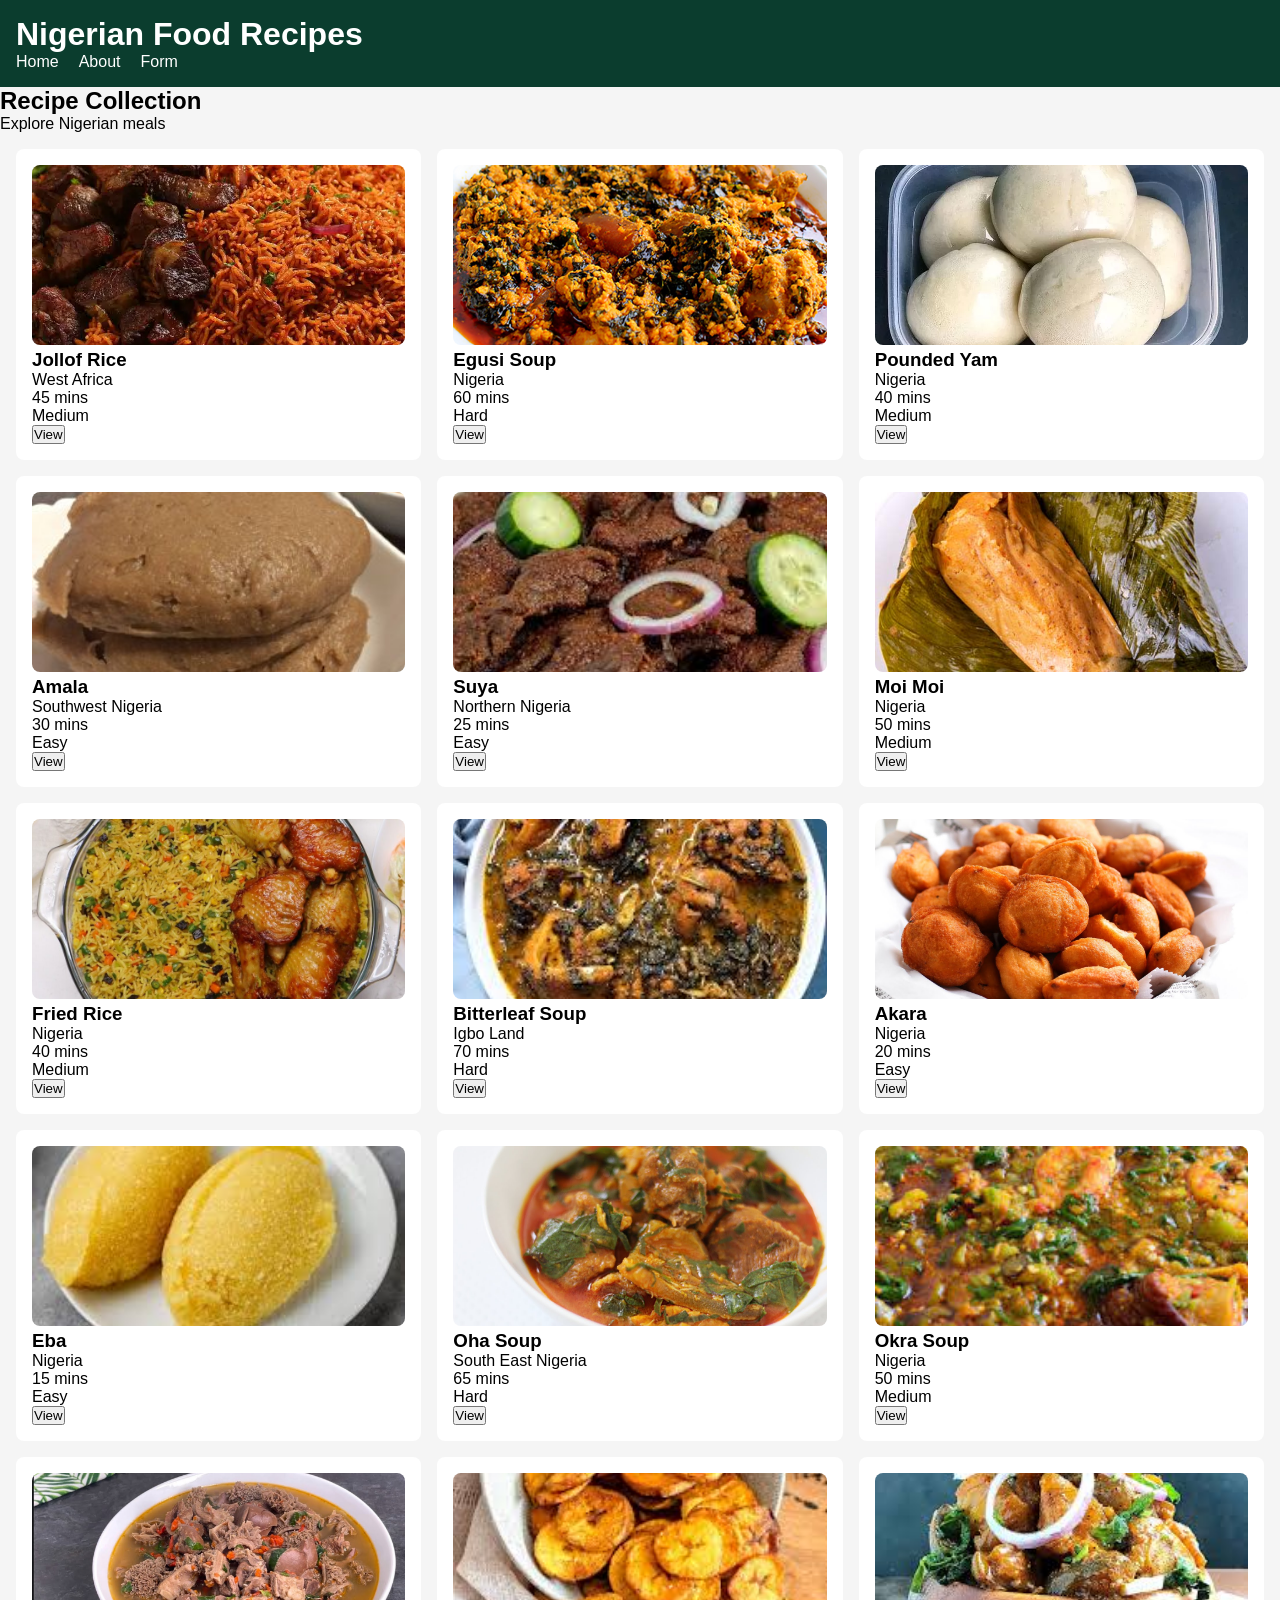
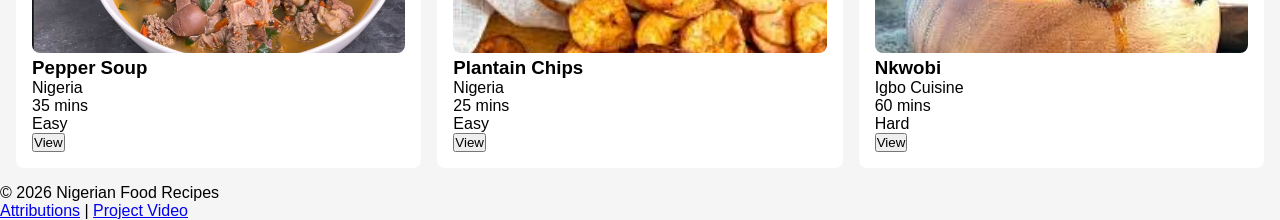
<file: finalproject/index.html>
<!DOCTYPE html>
<html lang="en">
<head>
  <meta charset="UTF-8">
  <meta name="viewport" content="width=device-width, initial-scale=1.0">

  <title>Nigerian Food Recipes</title>

  <meta name="description" content="Nigerian food recipes project using HTML, CSS, JS">
  <meta name="author" content="Your Name">
  
  <link rel="icon" href="images/favicon.png">
  <link rel="stylesheet" href="css/style.css">
</head>

<body>

<header>
  <h1>Nigerian Food Recipes</h1>

  <nav>
    <button id="menu">☰</button>

    <ul id="navLinks">
      <li><a href="index.html">Home</a></li>
      <li><a href="about.html">About</a></li>
      <li><a href="form.html">Form</a></li>
    </ul>
  </nav>
</header>

<main>
  <section>
    <h2>Recipe Collection</h2>
    <p>Explore Nigerian meals</p>
  </section>

  <section id="recipeContainer"></section>
</main>

<footer>
  <p>&copy; 2026 Nigerian Food Recipes</p>

  <a href="attributions.html">Attributions</a> |
  <a href="https://youtu.be/Vgx56t9bpKs?si=AY7onv4qZm21_USI" target="_blank">
    Project Video
  </a>
</footer>

<script type="module" src="js/main.js"></script>

</body>
</html>
</file>
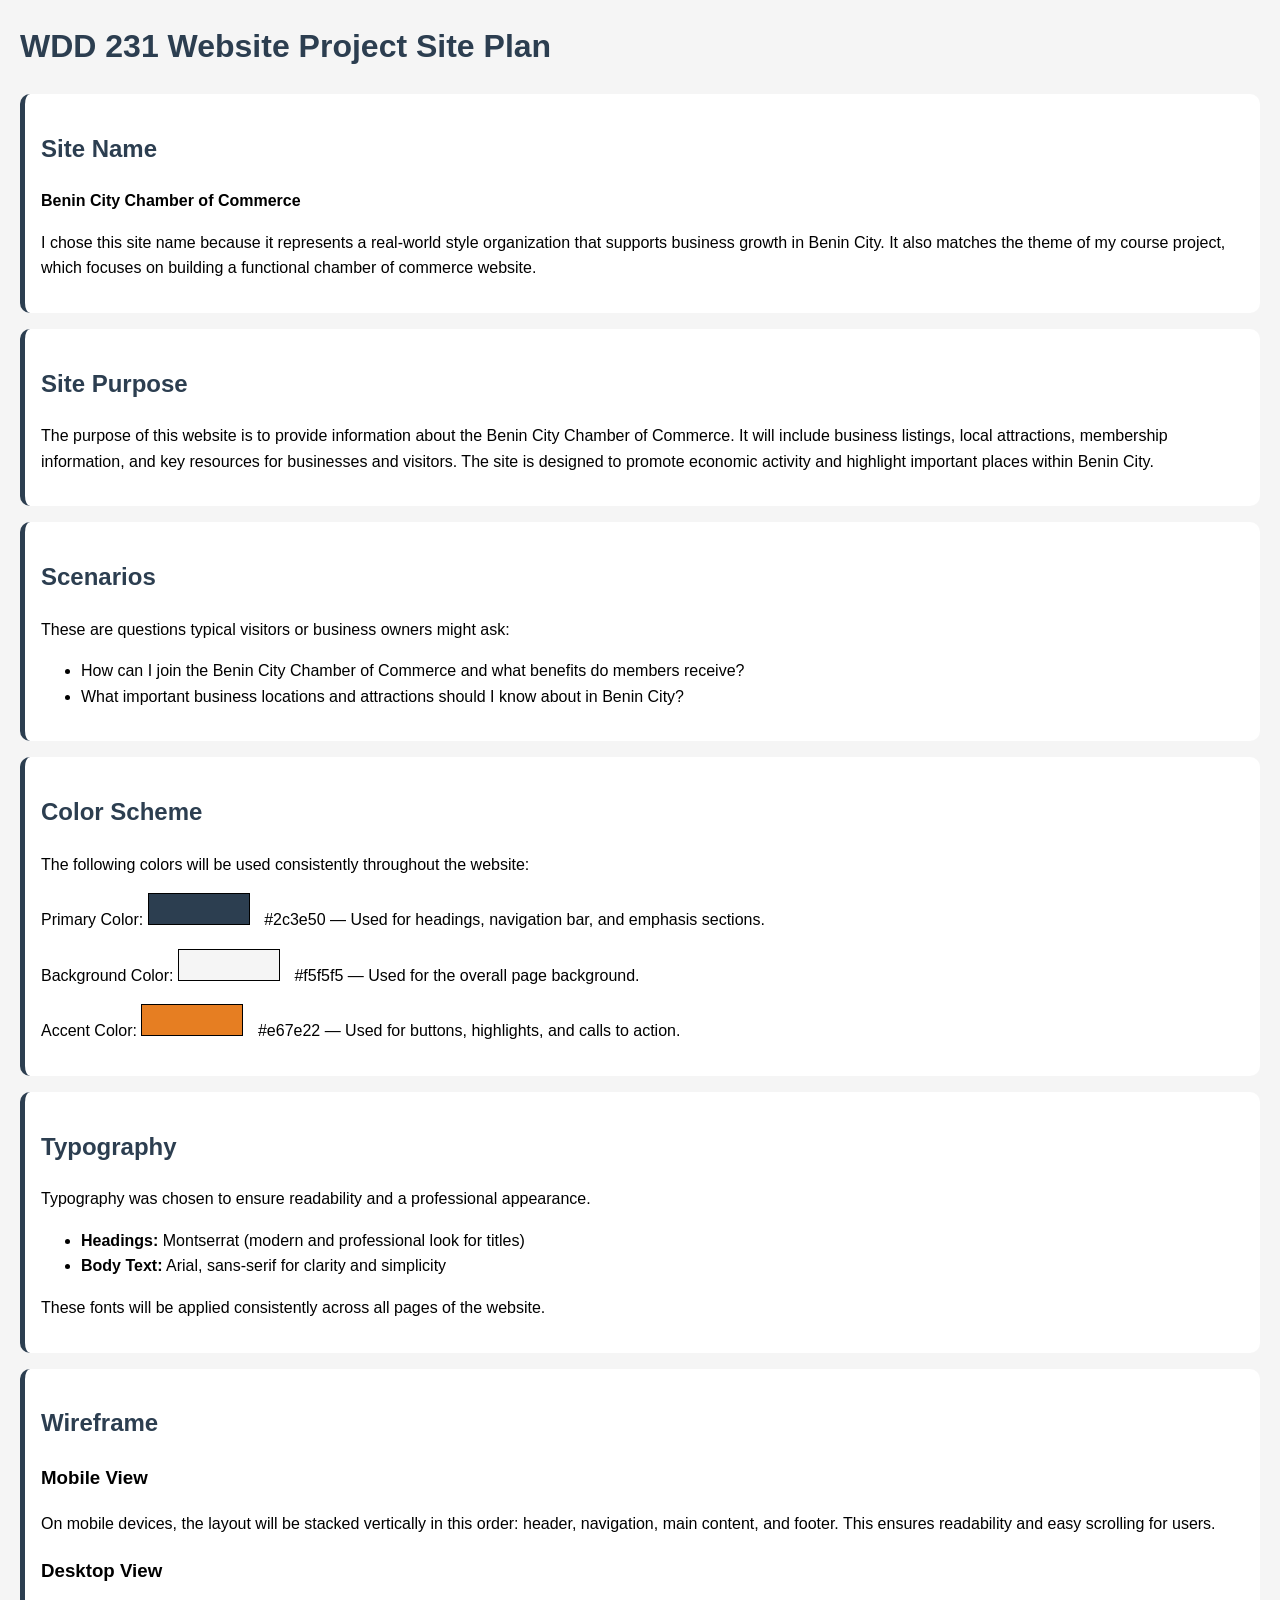
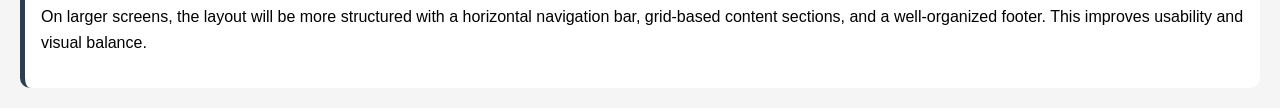
<file: chamber/site-plan.html>
<!DOCTYPE html>
<html lang="en">
<head>
<meta charset="UTF-8">
<meta name="viewport" content="width=device-width, initial-scale=1.0">

<title>WDD 231 Site Plan - Benin City Chamber</title>

<style>
body {
    font-family: Arial, sans-serif;
    margin: 20px;
    line-height: 1.6;
    background: #f5f5f5;
    color: #000;
}

h1, h2 {
    color: #2c3e50;
}

section {
    background: white;
    padding: 1rem;
    margin-bottom: 1rem;
    border-radius: 10px;
    border-left: 5px solid #2c3e50;
}

.color-box {
    display: inline-block;
    width: 100px;
    height: 30px;
    border: 1px solid #000;
    margin-right: 10px;
}
</style>

</head>

<body>

<h1>WDD 231 Website Project Site Plan</h1>

<section>
<h2>Site Name</h2>
<p><strong>Benin City Chamber of Commerce</strong></p>

<p>
I chose this site name because it represents a real-world style organization that supports business growth in Benin City. It also matches the theme of my course project, which focuses on building a functional chamber of commerce website.
</p>
</section>

<section>
<h2>Site Purpose</h2>
<p>
The purpose of this website is to provide information about the Benin City Chamber of Commerce. It will include business listings, local attractions, membership information, and key resources for businesses and visitors. The site is designed to promote economic activity and highlight important places within Benin City.
</p>
</section>

<section>
<h2>Scenarios</h2>

<p>These are questions typical visitors or business owners might ask:</p>

<ul>
<li>How can I join the Benin City Chamber of Commerce and what benefits do members receive?</li>
<li>What important business locations and attractions should I know about in Benin City?</li>
</ul>
</section>

<section>
<h2>Color Scheme</h2>

<p>The following colors will be used consistently throughout the website:</p>

<p>
Primary Color:
<span class="color-box" style="background:#2c3e50;"></span>
#2c3e50 — Used for headings, navigation bar, and emphasis sections.
</p>

<p>
Background Color:
<span class="color-box" style="background:#f5f5f5;"></span>
#f5f5f5 — Used for the overall page background.
</p>

<p>
Accent Color:
<span class="color-box" style="background:#e67e22;"></span>
#e67e22 — Used for buttons, highlights, and calls to action.
</p>
</section>

<section>
<h2>Typography</h2>

<p>
Typography was chosen to ensure readability and a professional appearance.
</p>

<ul>
<li><strong>Headings:</strong> Montserrat (modern and professional look for titles)</li>
<li><strong>Body Text:</strong> Arial, sans-serif for clarity and simplicity</li>
</ul>

<p>
These fonts will be applied consistently across all pages of the website.
</p>
</section>

<section>
<h2>Wireframe</h2>

<h3>Mobile View</h3>
<p>
On mobile devices, the layout will be stacked vertically in this order: header, navigation, main content, and footer. This ensures readability and easy scrolling for users.
</p>

<h3>Desktop View</h3>
<p>
On larger screens, the layout will be more structured with a horizontal navigation bar, grid-based content sections, and a well-organized footer. This improves usability and visual balance.
</p>

</section>

</body>
</html>
</file>
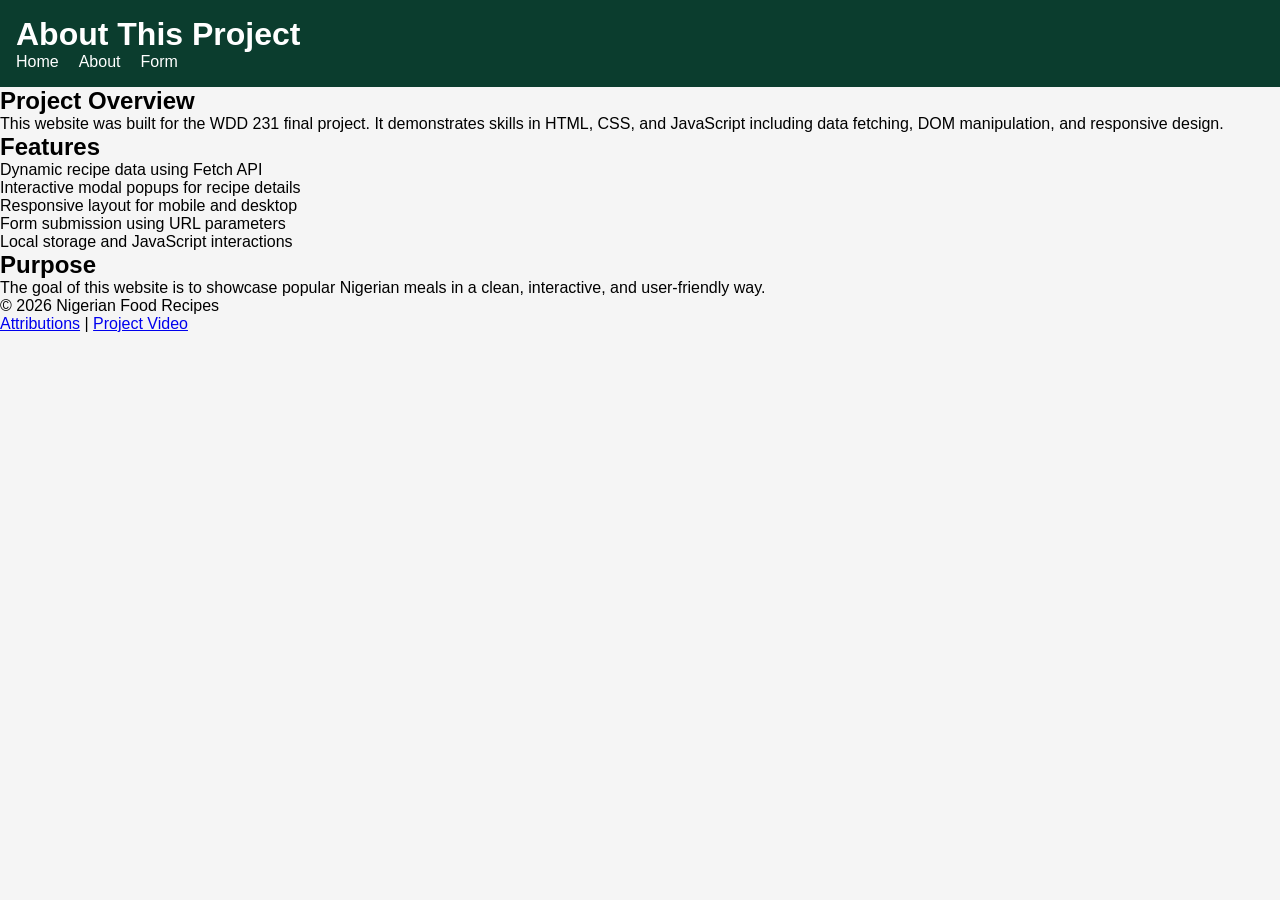
<file: finalproject/about.html>
<!DOCTYPE html>
<html lang="en">
<head>
  <meta charset="UTF-8">
  <meta name="viewport" content="width=device-width, initial-scale=1.0">

  <title>About - Nigerian Food Recipes</title>
  <meta name="description" content="About this Nigerian food recipes project">
  <meta name="author" content="Your Name">

  <link rel="icon" href="images/favicon.png">
  <link rel="stylesheet" href="css/style.css">
</head>

<body>

<header>
  <h1>About This Project</h1>

  <nav>
    <button id="menu">☰</button>

    <ul id="navLinks">
      <li><a href="index.html">Home</a></li>
      <li><a href="about.html">About</a></li>
      <li><a href="form.html">Form</a></li>
    </ul>
  </nav>
</header>

<main>

  <section>
    <h2>Project Overview</h2>
    <p>
      This website was built for the WDD 231 final project. It demonstrates skills in HTML, CSS,
      and JavaScript including data fetching, DOM manipulation, and responsive design.
    </p>
  </section>

  <section>
    <h2>Features</h2>
    <ul>
      <li>Dynamic recipe data using Fetch API</li>
      <li>Interactive modal popups for recipe details</li>
      <li>Responsive layout for mobile and desktop</li>
      <li>Form submission using URL parameters</li>
      <li>Local storage and JavaScript interactions</li>
    </ul>
  </section>

  <section>
    <h2>Purpose</h2>
    <p>
      The goal of this website is to showcase popular Nigerian meals in a clean,
      interactive, and user-friendly way.
    </p>
  </section>

</main>

<footer>
  <p>&copy; 2026 Nigerian Food Recipes</p>

  <a href="attributions.html">Attributions</a> |
  <a href="https://youtu.be/Vgx56t9bpKs?si=AY7onv4qZm21_USI" target="_blank">
    Project Video
  </a>
</footer>

<script type="module" src="js/main.js"></script>

</body>
</html>
</file>
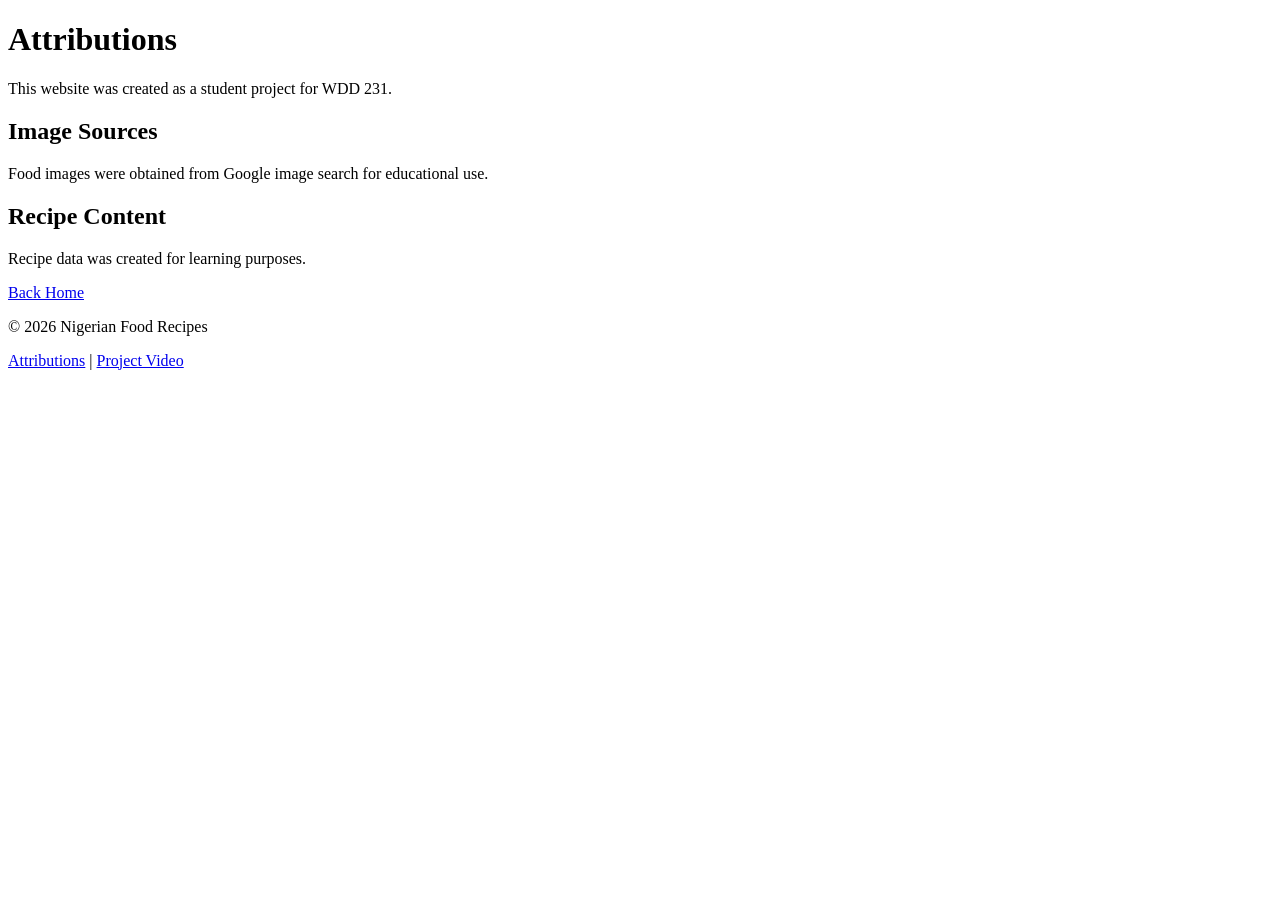
<file: finalproject/attributions.html>
<!DOCTYPE html>
<html lang="en">
<head>
  <meta charset="UTF-8">
  <meta name="viewport" content="width=device-width, initial-scale=1.0">

  <title>Attributions</title>

  <meta name="description" content="Sources and attributions for Nigerian Food Recipes website">
  <meta name="author" content="Your Name">

  <link rel="icon" href="images/favicon.png">
</head>

<body>

  <h1>Attributions</h1>

  <p>This website was created as a student project for WDD 231.</p>

  <h2>Image Sources</h2>
  <p>Food images were obtained from Google image search for educational use.</p>

  <h2>Recipe Content</h2>
  <p>Recipe data was created for learning purposes.</p>

  <p><a href="index.html">Back Home</a></p>

  <!-- ✅ FOOTER (correct position) -->
  <footer>
    <p>&copy; 2026 Nigerian Food Recipes</p>

    <a href="attributions.html">Attributions</a> |
    <a href="https://youtu.be/Vgx56t9bpKs?si=AY7onv4qZm21_USI" target="_blank">
      Project Video
    </a>
  </footer>

</body>
</html>
</file>
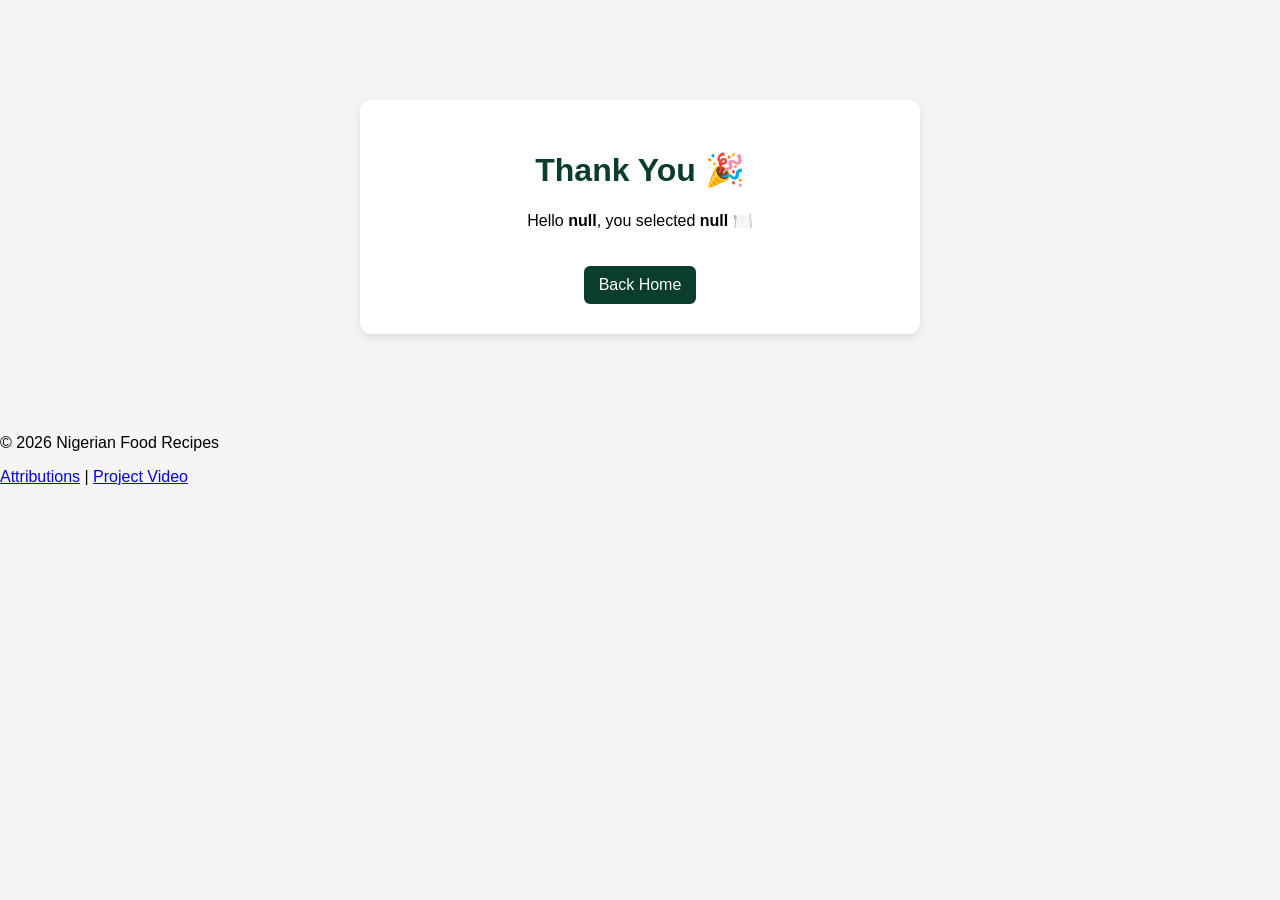
<file: finalproject/form-action.html>
<!DOCTYPE html>
<html lang="en">
<head>
  <meta charset="UTF-8">
  <meta name="viewport" content="width=device-width, initial-scale=1.0">

  <title>Thank You</title>

  <meta name="description" content="Thank you page for Nigerian Food Recipes form submission">
  <meta name="author" content="Your Name">

  <link rel="icon" href="images/favicon.png">
</head>

<body style="font-family: Arial, sans-serif; background:#f5f5f5; margin:0;">

  <div style="
    max-width: 500px;
    margin: 100px auto;
    background: white;
    padding: 30px;
    border-radius: 12px;
    text-align: center;
    box-shadow: 0 4px 12px rgba(0,0,0,0.1);
  ">

    <h1 style="color:#0b3d2e;">Thank You 🎉</h1>

    <p id="message"></p>

    <a href="index.html" style="
      display:inline-block;
      margin-top:20px;
      padding:10px 15px;
      background:#0b3d2e;
      color:white;
      text-decoration:none;
      border-radius:6px;
    ">
      Back Home
    </a>

  </div>

  <script>
    const params = new URLSearchParams(window.location.search);

    const name = params.get("name");
    const food = params.get("food");

    localStorage.setItem("favoriteFood", food);

    document.getElementById("message").innerHTML =
      `Hello <strong>${name}</strong>, you selected <strong>${food}</strong> 🍽️`;
  </script>

  <!-- ✅ FOOTER (correct position) -->
  <footer>
    <p>&copy; 2026 Nigerian Food Recipes</p>

    <a href="attributions.html">Attributions</a> |
    <a href="https://youtu.be/Vgx56t9bpKs?si=AY7onv4qZm21_USI" target="_blank">
      Project Video
    </a>
  </footer>

</body>
</html>
</file>
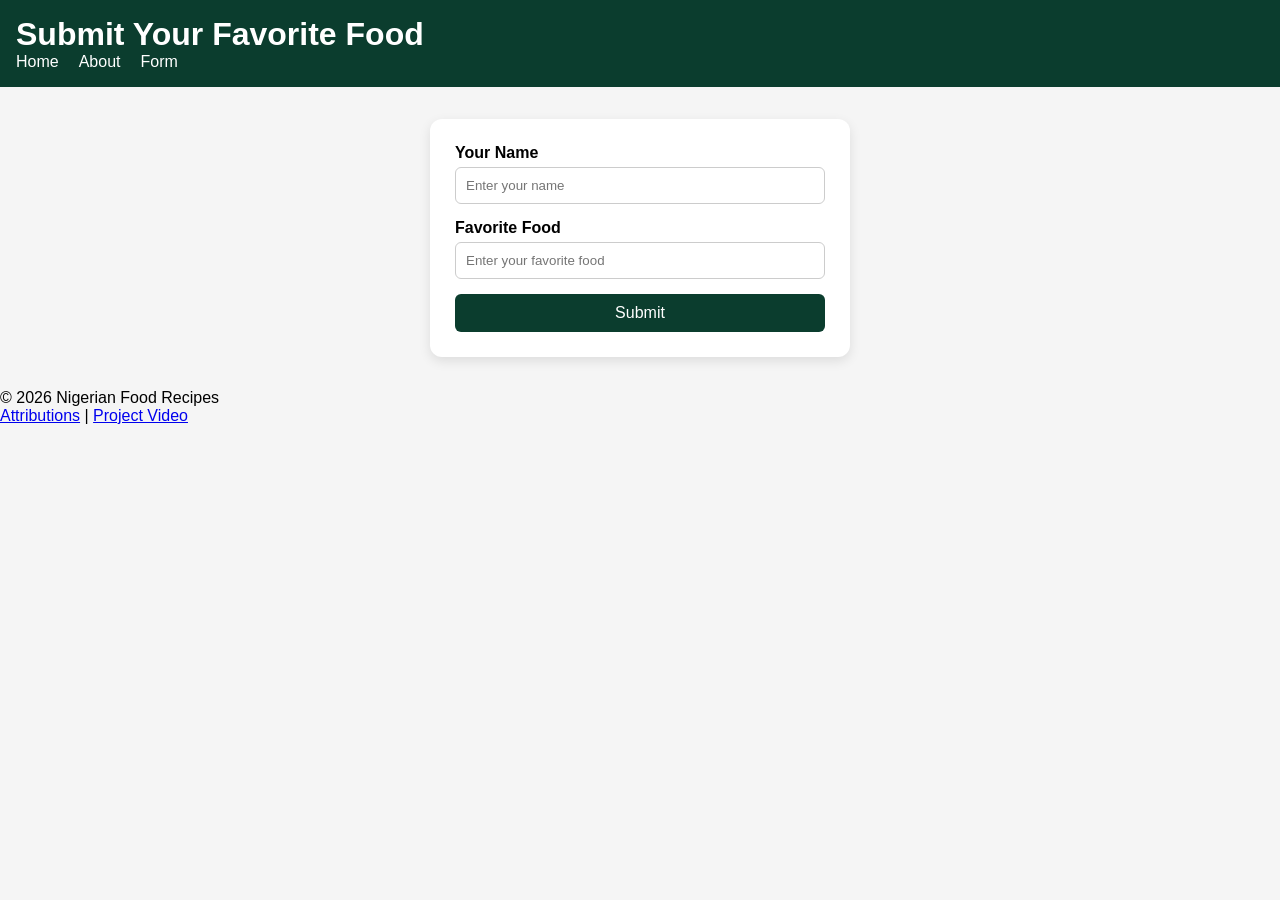
<file: finalproject/form.html>
<!DOCTYPE html>
<html lang="en">
<head>
  <meta charset="UTF-8">
  <title>Submit Your Favorite Food</title>
  <meta name="viewport" content="width=device-width, initial-scale=1.0">

  <meta name="description" content="Submit your favorite Nigerian food">
  <meta name="author" content="Your Name">

  <link rel="icon" href="images/favicon.png">
  <link rel="stylesheet" href="css/style.css">
</head>

<body>

<header>
  <h1>Submit Your Favorite Food</h1>

  <nav>
    <button id="menu">☰</button>

    <ul id="navLinks">
      <li><a href="index.html">Home</a></li>
      <li><a href="about.html">About</a></li>
      <li><a href="form.html">Form</a></li>
    </ul>
  </nav>
</header>

<main class="form-container">

  <form action="form-action.html" method="GET" class="form-box">

    <label>
      Your Name
      <input
        type="text"
        name="name"
        placeholder="Enter your name"
        required>
    </label>

    <label>
      Favorite Food
      <input
        type="text"
        name="food"
        placeholder="Enter your favorite food"
        required>
    </label>

    <button type="submit">Submit</button>

  </form>

</main>

<footer>
  <p>&copy; 2026 Nigerian Food Recipes</p>

  <a href="attributions.html">Attributions</a> |
  <a href="https://youtu.be/Vgx56t9bpKs?si=AY7onv4qZm21_USI" target="_blank">
    Project Video
  </a>
</footer>

<script type="module" src="js/main.js"></script>

</body>
</html>
</file>
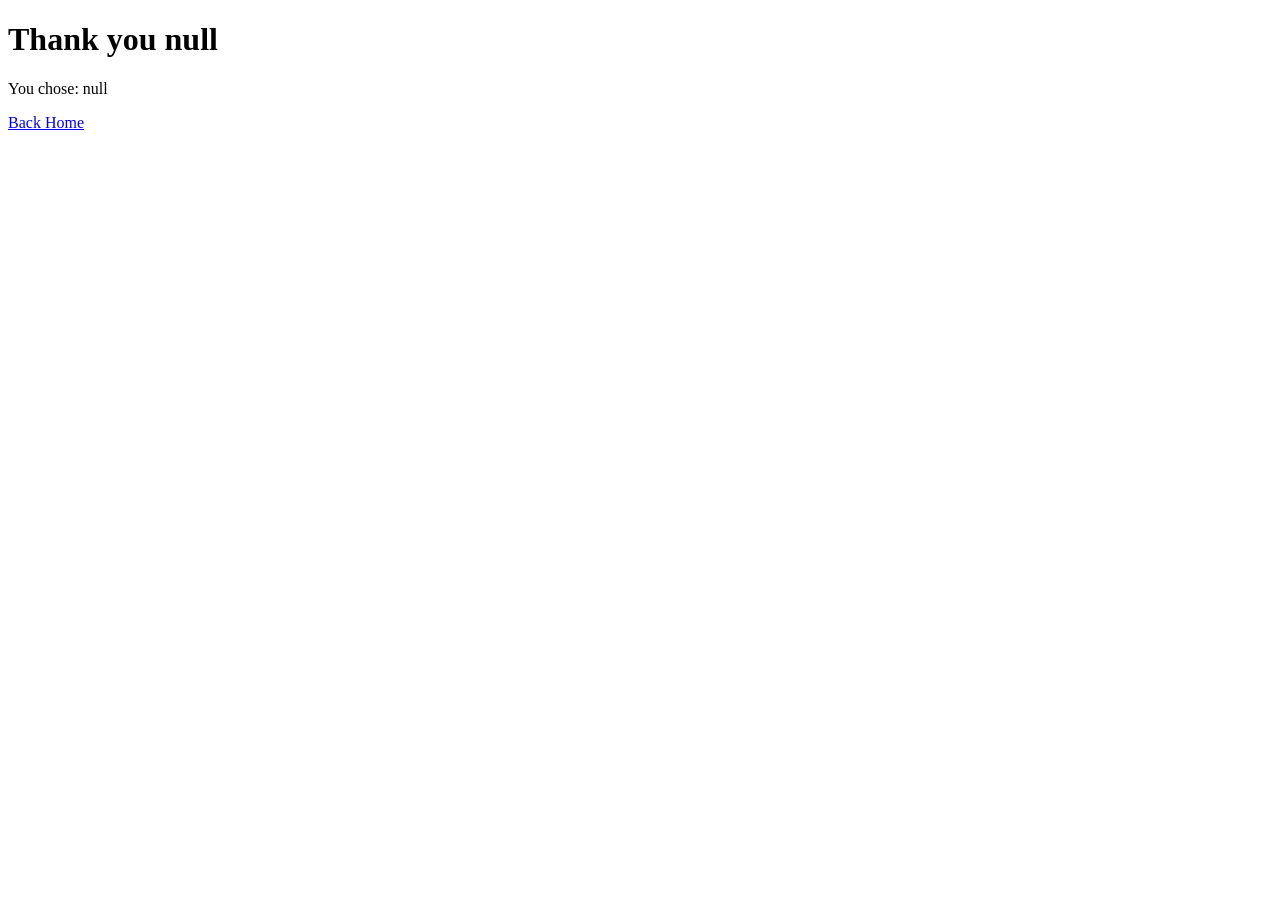
<file: finalproject/from-action.html>
<!DOCTYPE html>
<html lang="en">
<head>
  <meta charset="UTF-8">
  <title>Form Result</title>
</head>
<body>

<script>
  const params = new URLSearchParams(window.location.search);

  document.body.innerHTML = `
    <h1>Thank you ${params.get("name")}</h1>
    <p>You chose: ${params.get("food")}</p>
    <a href="index.html">Back Home</a>
  `;
</script>

</body>
</html>
</file>
<file: finalproject/css/style.css>
/* RESET */
* {
  margin: 0;
  padding: 0;
  box-sizing: border-box;
}

body {
  font-family: Arial;
  background: #f5f5f5;
}

/* HEADER */
header {
  background: #0b3d2e;
  color: white;
  padding: 1rem;
}

nav {
  display: flex;
  justify-content: space-between;
  align-items: center;
}

nav ul {
  list-style: none;
  display: none;
  flex-direction: column;
}

nav ul li a {
  color: white;
  text-decoration: none;
}

#menu {
  background: none;
  color: white;
  font-size: 1.5rem;
  border: none;
}

.show {
  display: flex;
}

/* GRID */
#recipeContainer {
  display: grid;
  grid-template-columns: 1fr;
  gap: 1rem;
  padding: 1rem;
}

/* CARD */
.card {
  background: white;
  padding: 1rem;
  border-radius: 8px;
}

/* FIXED IMAGE SIZE (IMPORTANT) */
.card img {
  width: 100%;
  height: 180px;
  object-fit: cover;
  border-radius: 8px;
}

/* MODAL */
.modal {
  position: fixed;
  top: 0;
  left: 0;
  width: 100%;
  height: 100%;
  background: rgba(0,0,0,0.7);
  display: flex;
  justify-content: center;
  align-items: center;
}

.modal-content {
  background: white;
  padding: 20px;
  border-radius: 10px;
}

/* DESKTOP */
@media (min-width: 768px) {
  nav ul {
    display: flex;
    flex-direction: row;
    gap: 20px;
  }

  #menu {
    display: none;
  }

  #recipeContainer {
    grid-template-columns: repeat(3, 1fr);
  }
}
.form-container {
  display: flex;
  justify-content: center;
  align-items: center;
  padding: 2rem;
}

.form-box {
  background: white;
  padding: 25px;
  border-radius: 12px;
  width: 100%;
  max-width: 420px;
  box-shadow: 0 4px 12px rgba(0,0,0,0.1);
  display: flex;
  flex-direction: column;
  gap: 15px;
}

.form-box label {
  display: flex;
  flex-direction: column;
  font-weight: bold;
  gap: 5px;
}

.form-box input {
  padding: 10px;
  border: 1px solid #ccc;
  border-radius: 6px;
}

.form-box button {
  padding: 10px;
  background: #0b3d2e;
  color: white;
  border: none;
  border-radius: 6px;
  cursor: pointer;
  font-size: 1rem;
}

.form-box button:hover {
  background: #145c44;
}
</file>
